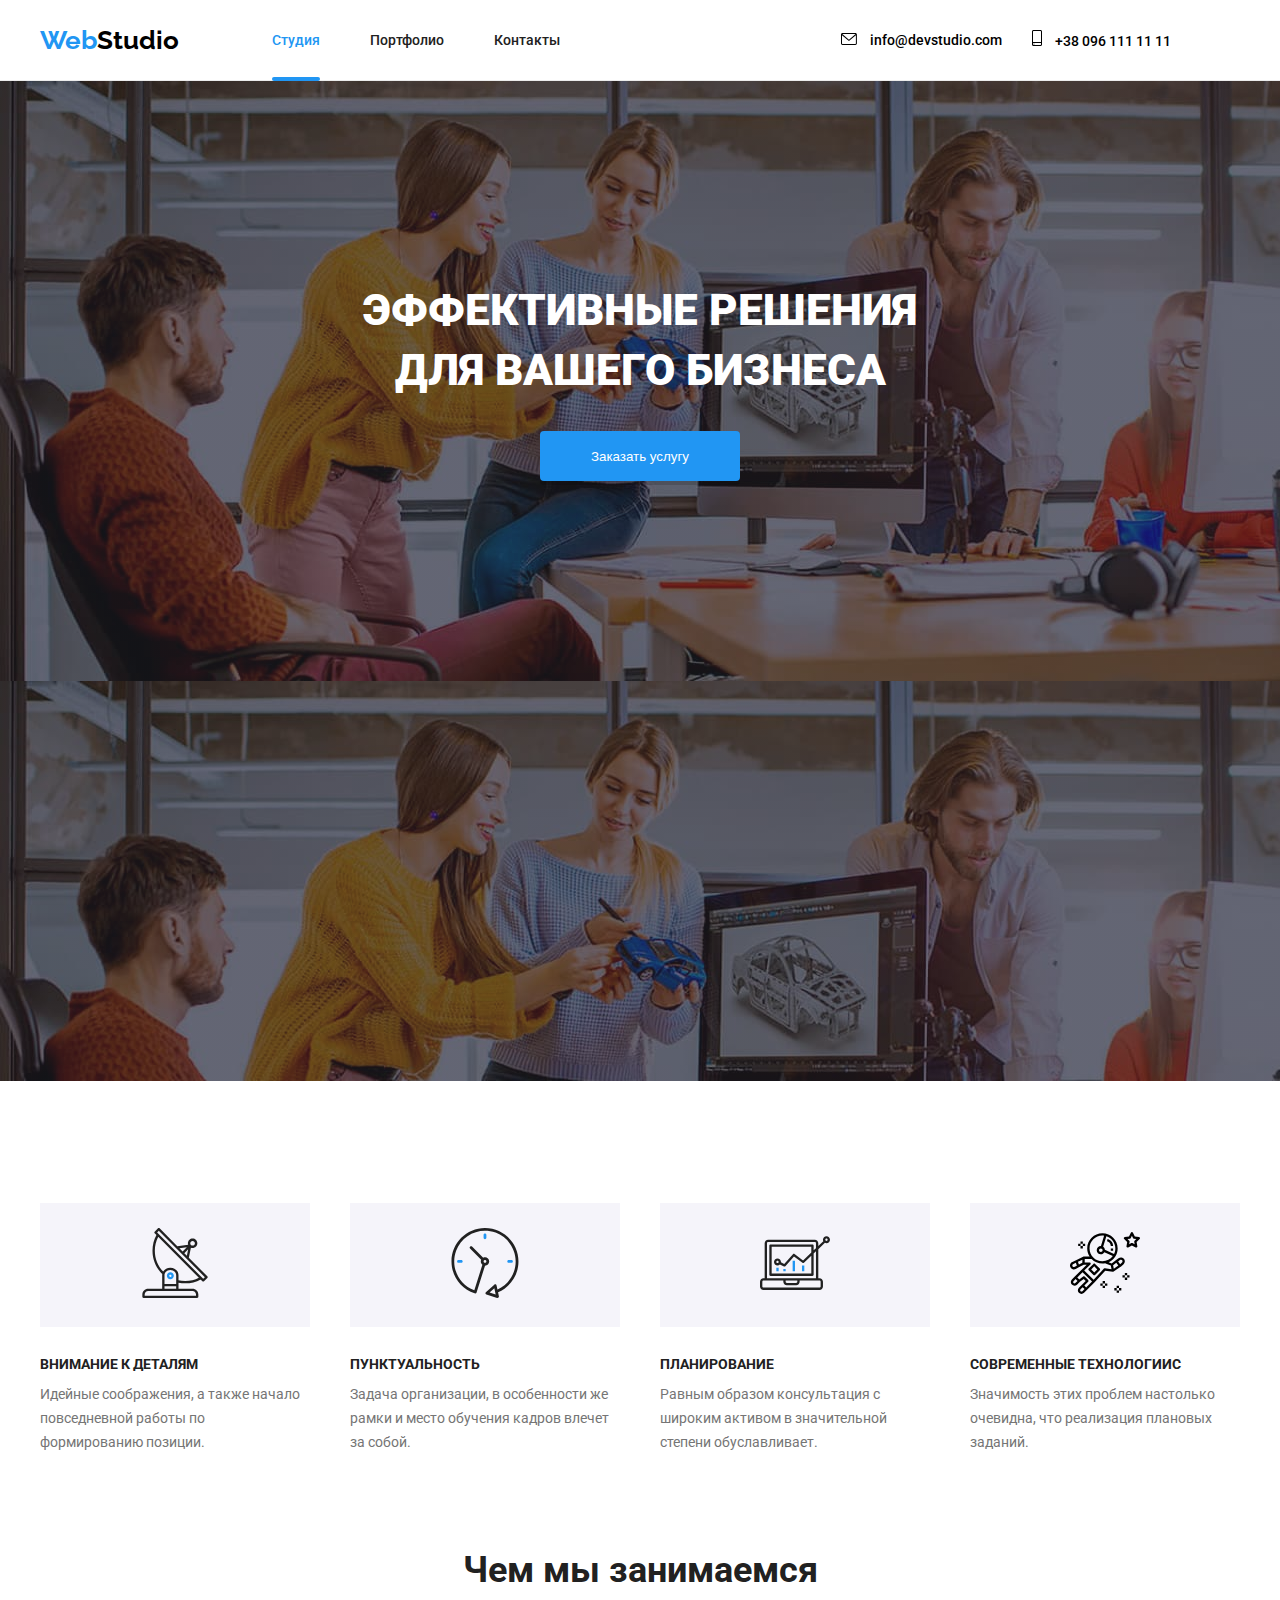
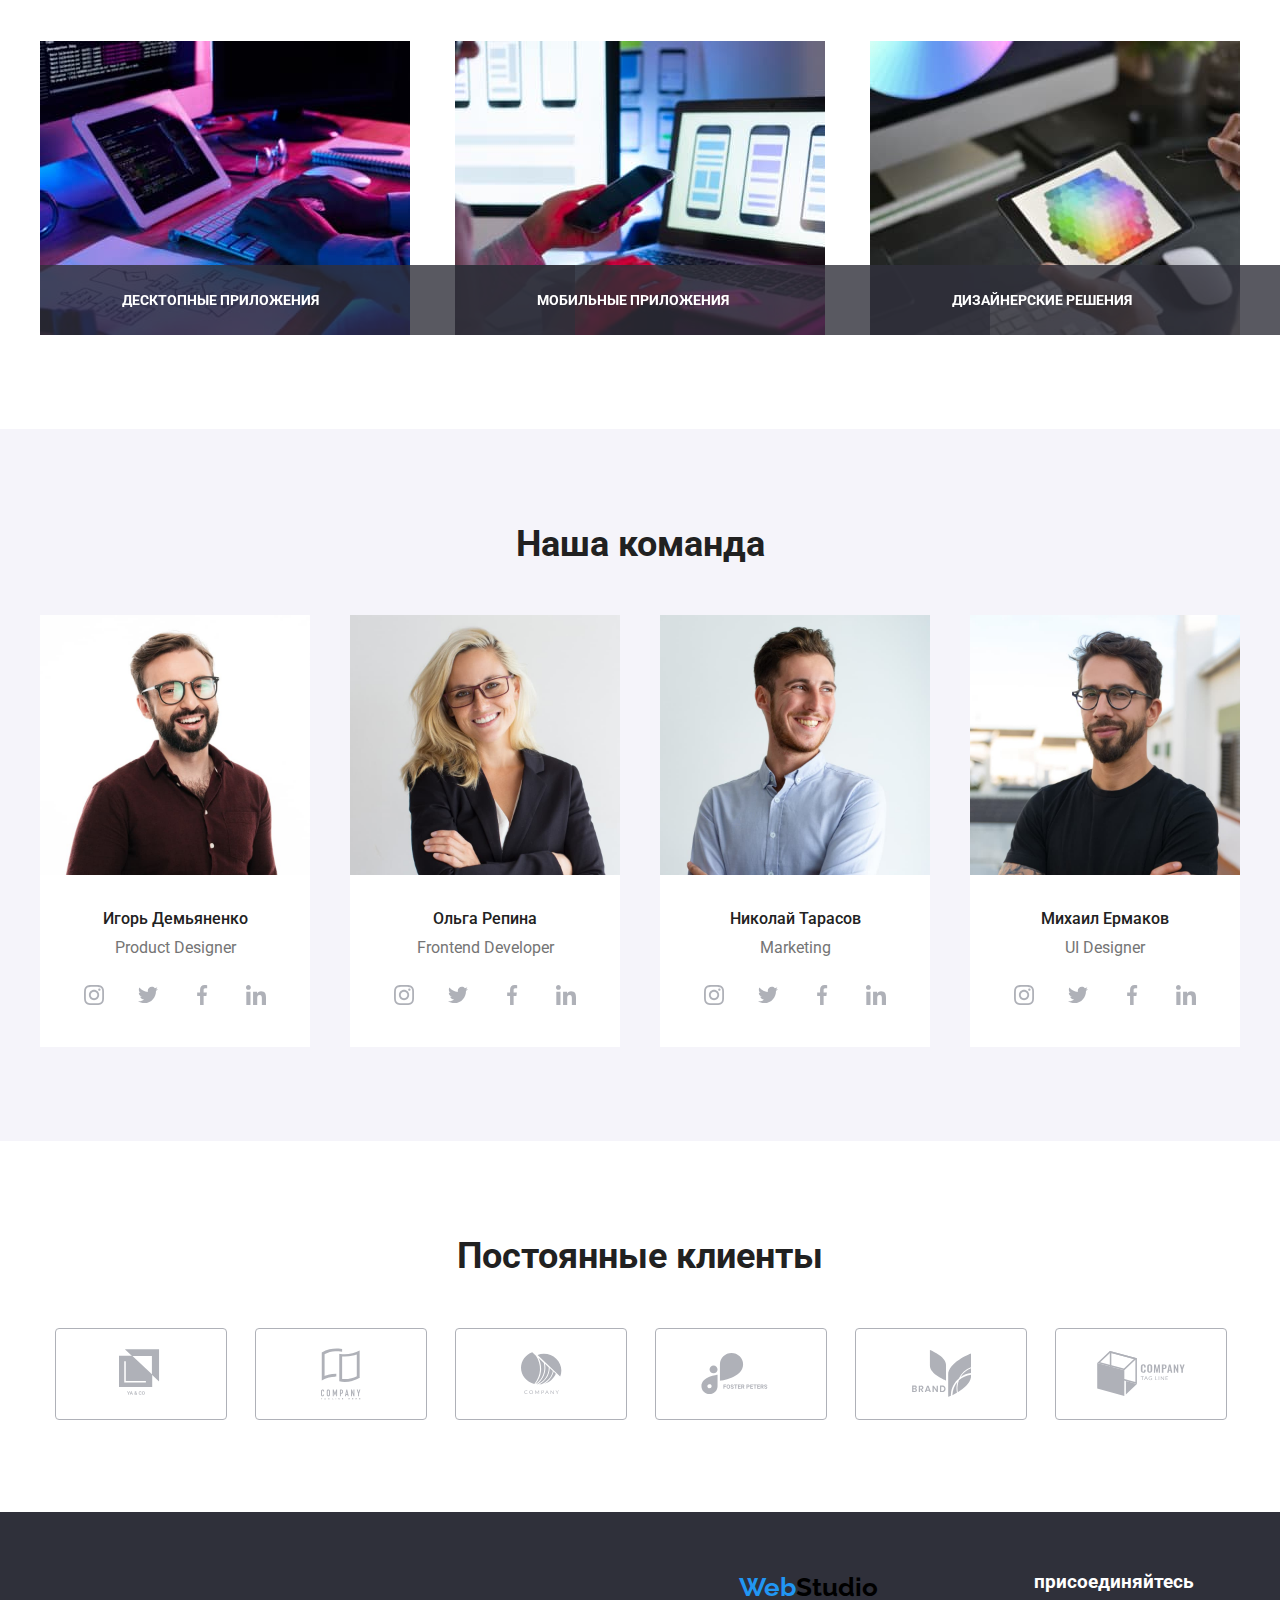
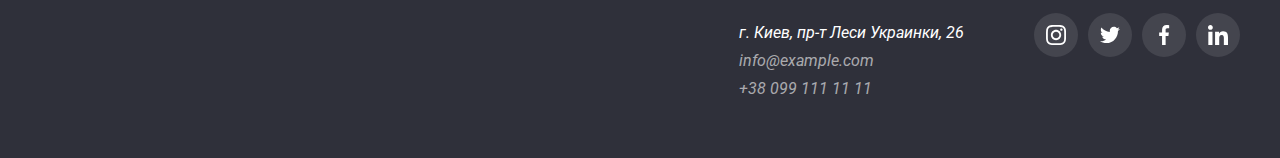
<file: index.html>
<!DOCTYPE html>
<html lang="ru">
<head>
    <meta charset="UTF-8">
    <meta name="viewport" content="width=device-width, initial-scale=1.0">
    <title>Эффективные решения для вашего бизнеса</title>
    <link rel="stylesheet" href="https://cdnjs.cloudflare.com/ajax/libs/modern-normalize/1.0.0/modern-normalize.min.css" integrity="sha512-ISS7cAi1PEhQ8jnbJpJZMd29NlhNj4AWYyLOSp2CE/CsHxTCu+r+t0D2yoJudVrd0/8fTVPUVDzY5Tvli75u/g==" crossorigin="anonymous" />
    <link rel="preconnect" href="https://fonts.gstatic.com">
    <link href="https://fonts.googleapis.com/css2?family=Raleway:wght@700&family=Roboto:wght@400;500;700;900&display=swap" rel="stylesheet">
    <link rel="stylesheet" href="./css/style.css">
</head>
<body>  
    <!-- header -->
    <header class="header">
         <div class="container">
                <nav class="nav">
                    <a class="nav-logo" href="#top">
                        <span class="text-blue">Web</span>Studio</a>
                    <ul class="nav-list">
                        <li class="nav-item">
                            <a class="element-line nav-link active" href="index.html">Студия</a>
                        </li>
                        <li class="nav-item">
                            <a class="nav-link" href="portfolio.html">Портфолио</a>
                        </li>
                        <li class="nav-item">
                            <a class="nav-link" href="#">Контакты</a>
                        </li>
                    </ul>
                    <ul class="contacts-list">
                        <li class="nav-item-grey">
                            <a class="nav-link-grey nav-mail" href="#"> 
                                <svg class="nav-icon-envelope">
                                    <use href="./images/symbol-defs.svg#envelope">
                                    </use>
                                  </svg> 
                                info@devstudio.com
                            </a>
                        </li>
                        <li class="nav-item-grey">
                            <a class="nav-link-grey nav-tel" href="tel:+380961111111">
                                <svg class="nav-icon-smartphone">
                                    <use href="./images/symbol-defs.svg#smartphone">
                                    </use>
                                  </svg> 
                                +38 096 111 11 11</a>
                        </li>
                    </ul>
                </nav>
           </div>     
    </header>
    <main id="top">
        <!-- hero -->
            <section class="hero">
              <div class="container">
                <h1 class="hero-title">Эффективные решения<br> для вашего бизнеса</h1>
                <button class="hero-btn btn" data-modal-open>Заказать услугу</button>
              </div>
              <div class="backdrop is-hidden" data-modal>
                <div class="modal">
                  <button class="modal-btn" data-modal-close>
                  </button>
                </div>
              </div>
            </section>
            <!-- about -->
        <section class="about">
            <div class="container"> 
            <h2 class="about-title">Наши преимущества</h2>
                <ul class="about-list">
                <li class="about-item">
                    <div class="about-fond-icon">
                    <svg class="about-icon">
                        <use href="./images/symbol-defs.svg#antenna-1">
                        </use>
                      </svg>
                    </div>
                    <h3 class="about-item-title title">ВНИМАНИЕ К ДЕТАЛЯМ</h3>
                    <p class="about-item-text text">Идейные соображения, а также
                        начало повседневной работы по
                        формированию позиции.
                    </p>
                </li>
                <li class="about-item">
                    <div class="about-fond-icon">
                        <svg class="about-icon">
                            <use href="./images/symbol-defs.svg#clock-1" width="70">
                            </use>
                          </svg>
                        </div>
                    <h3 class="about-item-title title">ПУНКТУАЛЬНОСТЬ</h3>
                    <p class="about-item-text text">Задача организации, в особенности
                        же рамки и место обучения кадров
                        влечет за собой.
                    </p>
                </li>
                <li class="about-item">
                    <div class="about-fond-icon">
                        <svg class="about-icon">
                            <use href="./images/symbol-defs.svg#diagram-1" width="70">
                            </use>
                          </svg>
                        </div>
                    <h3 class="about-item-title title">ПЛАНИРОВАНИЕ</h3>
                    <p class="about-item-text text">Равным образом консультация с
                        широким активом в значительной
                        степени обуславливает.</p>
                </li>
                <li class="about-item">
                    <div class="about-fond-icon">
                        <svg class="about-icon">
                            <use href="./images/symbol-defs.svg#astronaut-1" width="70">
                            </use>
                          </svg>
                        </div>
                    <h3 class="about-item-title title">СОВРЕМЕННЫЕ ТЕХНОЛОГИИС</h3>
                    <p class="about-item-text text">Значимость этих проблем настолько
                        очевидна, что реализация плановых
                        заданий.
                    </p>
               </li>
        </ul>
    </div>
        </section>
        <!-- doing -->
        <section class="doing">
            <div class="container">
            <h2 class="doing-title">Чем мы занимаемся</h2>
            <ul class="doing-list">
                <li class="doing-item">
                    <img class="doing-img" src="images/box1.jpg" alt="img" width="370" />
                    <div class="doing-overlay">
                      <p class="doing-overlay-text">Десктопные приложения</p>
                    </div>
                </li>
                <li class="doing-item">
                    <img class="doing-img" src="images/box2.jpg" alt="img" width="370" />
                    <div class="doing-overlay">
                      <p class="doing-overlay-text">Мобильные приложения</p>
                    </div>
                </li>
                <li class="doing-item">
                    <img class="doing-img" src="images/box3.jpg" alt="img" width="370" />
                    <div class="doing-overlay">
                      <p class="doing-overlay-text">Дизайнерские решения</p>
                    </div>
                </li>
            </ul>
          </div>
        </section>
        <!-- team -->
        <section class="team">
            <div class="container">
            <h2 class="team-main-title">Наша команда</h2>
            <ul class="team-list">
                <li class="team-item">
                    <div class="team-container">
                        <img src="images/img1.jpg" alt="img" width="270" />
                        <h3 class="team-title title">Игорь Демьяненко</h3>
                        <p class="team-text text">Product Designer</p>
                        <ul class="social-icons">
                            <li >
                              <a class="link-icon" href="#">
                                <svg class="icon">
                                  <use href="./images/symbol-defs.svg#instagram" width="20">
                                  </use>
                                </svg>
                            </a>
                            </li>
                            <li>
                                <a class="link-icon" href="#">
                                  <svg class="icon">
                                    <use href="./images/symbol-defs.svg#twitter" width="20">
                                    </use>
                                  </svg>
                                </a>
                              </li>
                              <li>
                                <a class="link-icon" href="#">
                                  <svg class="icon">
                                    <use href="./images/symbol-defs.svg#facebook" width="20">
                                    </use>
                                  </svg>
                                </a>
                              </li>
                              <li>
                                <a class="link-icon" href="#">
                                  <svg class="icon">
                                    <use href="./images/symbol-defs.svg#linkedin" width="20">
                                    </use>
                                  </svg>
                                </a>
                              </li>
                        </ul>
                    </div>
                </li>
                <div class="team-container">
                    <li class="team-item">
                        <img src="images/img2.jpg" alt="img" width="270" />
                        <h3 class="team-title title">Ольга Репина</h3>
                        <p class="team-text text">Frontend Developer</p>
                        <ul class="social-icons">
                            <li >
                              <a class="link-icon" href="#">
                                <svg class="icon">
                                  <use href="./images/symbol-defs.svg#instagram" width="20">
                                  </use>
                                </svg>
                            </a>
                            </li>
                            <li>
                                <a class="link-icon" href="#">
                                  <svg class="icon">
                                    <use href="./images/symbol-defs.svg#twitter" width="20">
                                    </use>
                                  </svg>
                                </a>
                              </li>
                              <li>
                                <a class="link-icon" href="#">
                                  <svg class="icon">
                                    <use href="./images/symbol-defs.svg#facebook" width="20">
                                    </use>
                                  </svg>
                                </a>
                              </li>
                              <li>
                                <a class="link-icon" href="#">
                                  <svg class="icon">
                                    <use href="./images/symbol-defs.svg#linkedin" width="20">
                                    </use>
                                  </svg>
                                </a>
                              </li>
                        </ul>
                    </li>
                </div>
                <div class="team-container">
                    <li class="team-item">
                        <img src="images/img3.jpg" alt="img" width="270" />
                        <h3 class="team-title title">Николай Тарасов</h3>
                        <p class="team-text text">Marketing</p>
                        <ul class="social-icons">
                            <li >
                              <a class="link-icon" href="#">
                                <svg class="icon">
                                  <use href="./images/symbol-defs.svg#instagram" width="20">
                                  </use>
                                </svg>
                            </a>
                            </li>
                            <li>
                                <a class="link-icon" href="#">
                                  <svg class="icon">
                                    <use href="./images/symbol-defs.svg#twitter" width="20">
                                    </use>
                                  </svg>
                                </a>
                              </li>
                              <li>
                                <a class="link-icon" href="#">
                                  <svg class="icon">
                                    <use href="./images/symbol-defs.svg#facebook" width="20">
                                    </use>
                                  </svg>
                                </a>
                              </li>
                              <li>
                                <a class="link-icon" href="#">
                                  <svg class="icon">
                                    <use href="./images/symbol-defs.svg#linkedin" width="20">
                                    </use>
                                  </svg>
                                </a>
                              </li>
                        </ul>
                    </li>
                </div>
                <div class="team-container">
                    <li class="team-item">
                        <img src="images/img4.jpg" alt="img" width="270" />
                        <h3 class="team-title title">Михаил Ермаков</h3>
                        <p class="team-text text">UI Designer</p>
                        <ul class="social-icons">
                            <li >
                              <a class="link-icon" href="#">
                                <svg class="icon">
                                  <use href="./images/symbol-defs.svg#instagram" width="20">
                                  </use>
                                </svg>
                            </a>
                            </li>
                            <li>
                                <a class="link-icon" href="#">
                                  <svg class="icon">
                                    <use href="./images/symbol-defs.svg#twitter" width="20">
                                    </use>
                                  </svg>
                                </a>
                              </li>
                              <li>
                                <a class="link-icon" href="#">
                                  <svg class="icon">
                                    <use href="./images/symbol-defs.svg#facebook" width="20">
                                    </use>
                                  </svg>
                                </a>
                              </li>
                              <li>
                                <a class="link-icon" href="#">
                                  <svg class="icon">
                                    <use href="./images/symbol-defs.svg#linkedin" width="20">
                                    </use>
                                  </svg>
                                </a>
                              </li>
                        </ul>
                    </li>
                </div>
            </ul>
         </div>
        </section>
        <!-- Regular customers -->
        <section class="customers">
             <div class="container">
                    <h2 class="customers-main-title">Постоянные клиенты</h2>
                     <ul class="customers-list">
                         <li class="customers-item">
                              <a class="customers-link" href="#">
                                <svg class="customers-icon logo-1">
                                  <use href="./images/symbol-defs.svg#logo-1">
                                  </use>
                                </svg>
                              </a>
                         </li>
                         <li class="customers-item">
                            <a class="customers-link" href="#">
                              <svg class="customers-icon logo-2">
                                <use href="./images/symbol-defs.svg#logo-2">
                                </use>
                              </svg>
                            </a>
                       </li>
                       <li class="customers-item">
                        <a class="customers-link" href="#">
                          <svg class="customers-icon logo-3">
                            <use href="./images/symbol-defs.svg#logo-3">
                            </use>
                          </svg>
                        </a>
                   </li>
                   <li class="customers-item">
                    <a class="customers-link" href="#">
                      <svg class="customers-icon logo-4">
                        <use href="./images/symbol-defs.svg#logo-4">
                        </use>
                      </svg>
                    </a>
               </li>
               <li class="customers-item">
                <a class="customers-link" href="#">
                  <svg class="customers-icon logo-5">
                    <use href="./images/symbol-defs.svg#logo-5">
                    </use>
                  </svg>
                </a>
           </li>
           <li class="customers-item">
            <a class="customers-link" href="#">
              <svg class="customers-icon logo-6">
                <use href="./images/symbol-defs.svg#logo-6">
                </use>
              </svg>
            </a>
       </li>
                     </ul>
            </div>
       </section>
    </main>
    <!-- footer -->
    <footer class="footer">
        <div class="container">
            <ul class="footer-list">
                <li>
        <a class="nav-logo" href="#top">
            <span class="text-blue">Web</span>Studio</a>  
        <address class="address">
            <p class="footer-address">г. Киев, пр-т Леси Украинки, 26</p>
            <a class="footer-mail" href="mailto:info@example.com">info@example.com</a>
            <a class="footer-tel" href="tel:+380991111111">+38 099 111 11 11</a>
          </address>
        </li>
        <li class="footer-action" >
          <h3 class="footer-action-title">присоединяйтесь</h3>
          <ul class="social-icons">
            <li >
              <a class="footer-link-icon" href="#">
                <svg class="footer-icon">
                  <use href="./images/symbol-defs.svg#instagram" width="20">
                  </use>
                </svg>
            </a>
            </li>
            <li >
                <a class="footer-link-icon" href="#">
                  <svg class="footer-icon">
                    <use href="./images/symbol-defs.svg#twitter" width="20">
                    </use>
                  </svg>
              </a>
              </li>
              <li >
                <a class="footer-link-icon" href="#">
                  <svg class="footer-icon">
                    <use href="./images/symbol-defs.svg#facebook" width="20">
                    </use>
                  </svg>
              </a>
              </li>
              <li >
                <a class="footer-link-icon" href="#">
                  <svg class="footer-icon">
                    <use href="./images/symbol-defs.svg#linkedin" width="20">
                    </use>
                  </svg>
              </a>
              </li>
         </ul>
        </li>
        </ul>
        </div>
    </footer>
    <script src="./js/modal.js"></script>
</body>
</html>
</file>
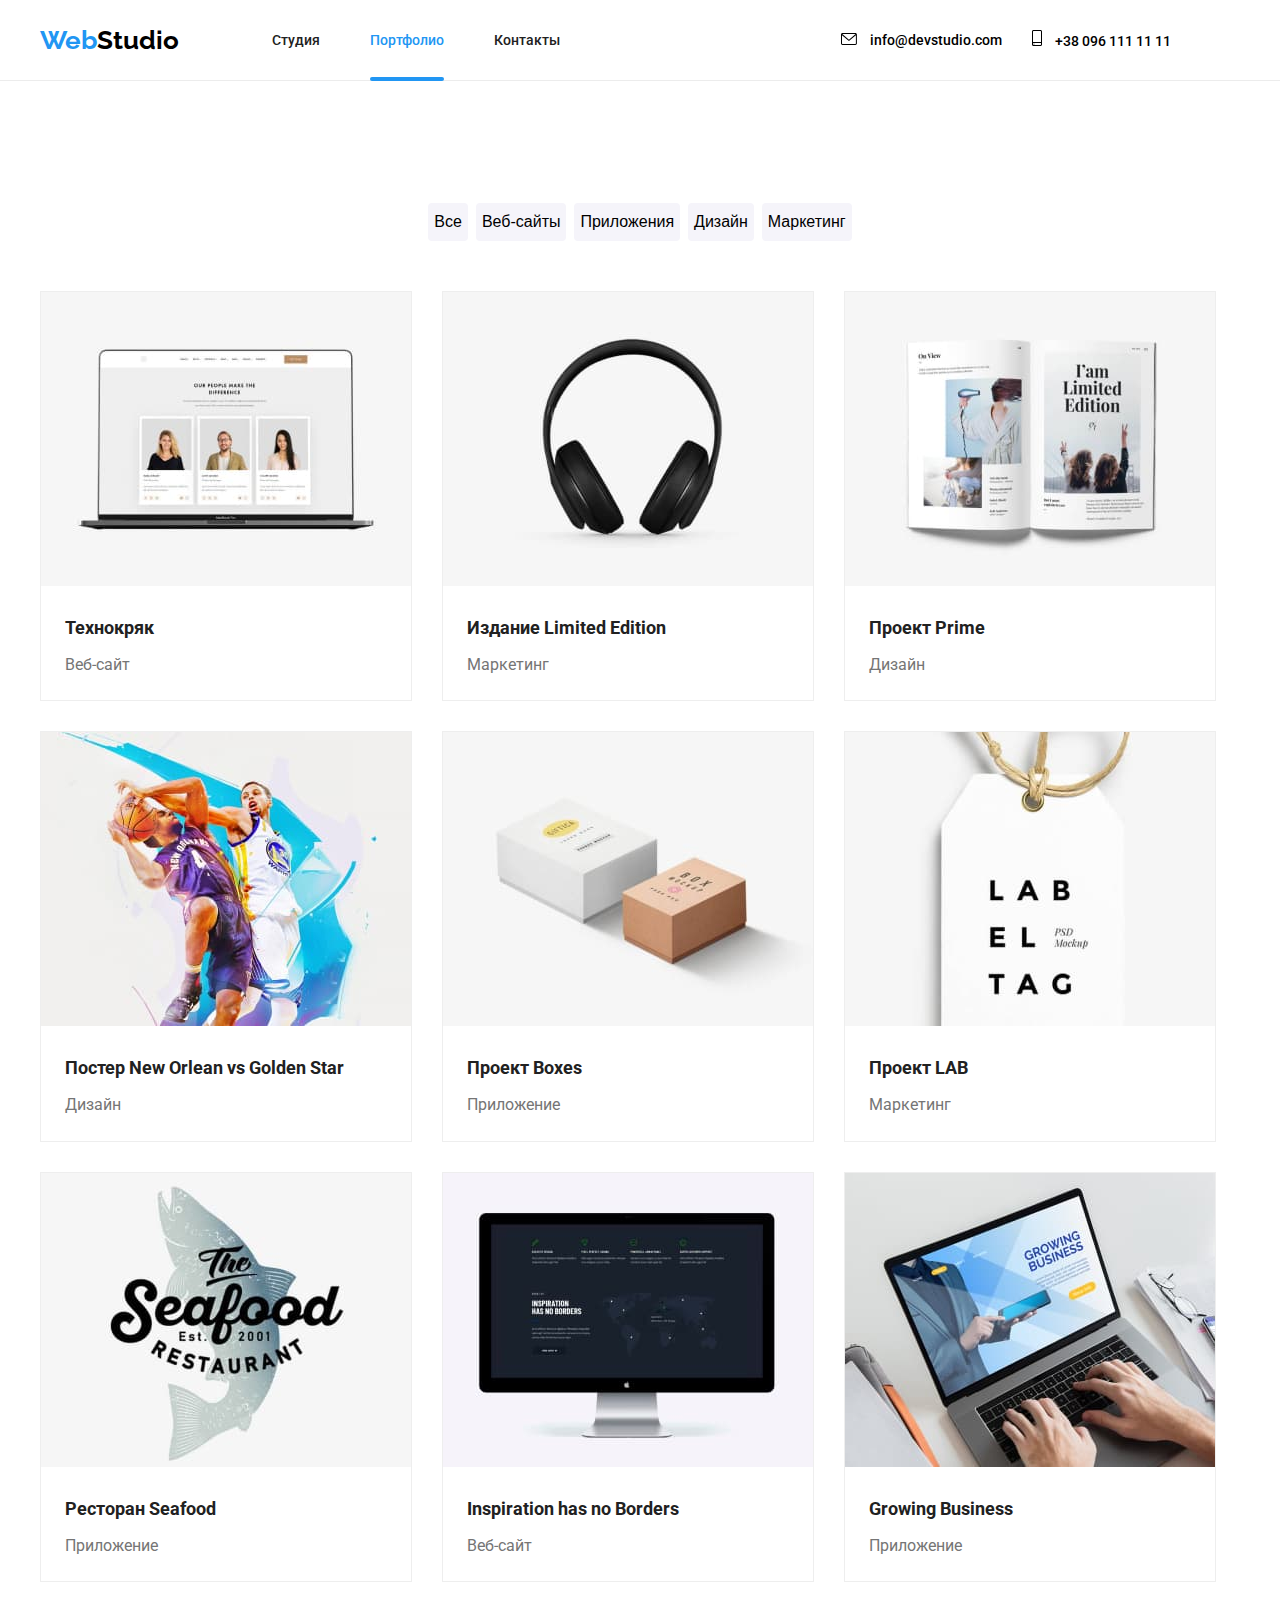
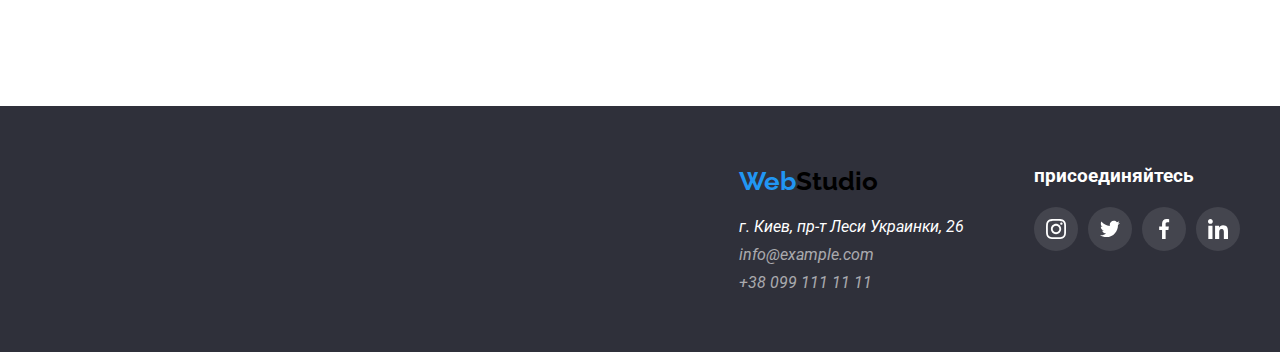
<file: portfolio.html>
<!DOCTYPE html>
<html lang="en">
    <head>
        <meta charset="UTF-8">
        <meta name="viewport" content="width=device-width, initial-scale=1.0">
        <title>Эффективные решения для вашего бизнеса</title>
        <link rel="stylesheet" href="https://cdnjs.cloudflare.com/ajax/libs/modern-normalize/1.0.0/modern-normalize.min.css" integrity="sha512-ISS7cAi1PEhQ8jnbJpJZMd29NlhNj4AWYyLOSp2CE/CsHxTCu+r+t0D2yoJudVrd0/8fTVPUVDzY5Tvli75u/g==" crossorigin="anonymous" />
        <link rel="preconnect" href="https://fonts.gstatic.com">
        <link href="https://fonts.googleapis.com/css2?family=Raleway:wght@700&family=Roboto:wght@400;500;700;900&display=swap" rel="stylesheet">
        <link rel="stylesheet" href="./css/style.css">
    </head>
<body>
    <!-- header -->
    <header class="header">
        <div class="container">
               <nav class="nav">
                   <a class="nav-logo" href="#top">
                       <span class="text-blue">Web</span>Studio</a>
                   <ul class="nav-list">
                       <li class="nav-item">
                           <a class="nav-link" href="index.html">Студия</a>
                       </li>
                       <li class="nav-item">
                           <a class="element-line nav-link active" href="portfolio.html">Портфолио</a>
                       </li>
                       <li class="nav-item">
                           <a class="nav-link" href="#">Контакты</a>
                       </li>
                   </ul>
                   <ul class="contacts-list">
                       <li class="nav-item-grey">
                           <a class="nav-link-grey" href="#">
                            <svg class="nav-icon-envelope">
                                <use href="./images/symbol-defs.svg#envelope">
                                </use>
                              </svg>
                               info@devstudio.com</a>
                       </li>
                       <li class="nav-item-grey">
                           <a class="nav-link-grey" href="tel:+380961111111">
                            <svg class="nav-icon-smartphone">
                                <use href="./images/symbol-defs.svg#smartphone">
                                </use>
                              </svg> 
                               +38 096 111 11 11</a>
                       </li>
                   </ul>
               </nav>
          </div>     
   </header>
    <main id="top">
        <!-- portfolio -->
        <section class="portfolio">
            <div class="container">
            <h2 class="portfolio-main-title">Наши работы</h2>
            <ul class="portfolio-list-btn">
                <li class="portfolio-item-btn"><button class="portfolio-btn">Все</button></li>
                <li class="portfolio-item-btn"><button class="portfolio-btn">Веб-сайты</button></li>
                <li class="portfolio-item-btn"><button class="portfolio-btn">Приложения</button></li>
                <li class="portfolio-item-btn"><button class="portfolio-btn">Дизайн</button></li>
                <li class="portfolio-item-btn"><button class="portfolio-btn">Маркетинг</button></li>
            </ul>
            <ul class="portfolio-list">
                <li class="portfolio-item">
                    <a class="portfolio-link" href="#">
                    <img class="portfolio-img" src="images/img5.jpg" alt="img" width="370" />
                    <div class="portfolio-overlay">
                        <p class="portfolio-overlay-text">Технокряк это современная площадка распространения коронавируса. Компании используют эту платформу для цифрового шпионажа и атак на защищённые сервера конкурентов.</p>
                    </div>
                    <h3 class="portfolio-title title">Технокряк</h3>
                    <p class="portfolio-text text">Веб-сайт</p>
                </a>
                </li>
                <li class="portfolio-item">
                    <a class="portfolio-link" href="#">
                    <img class="portfolio-img" src="images/img6.jpg" alt="img" width="370" />
                    <div class="portfolio-overlay">
                        <p  class="portfolio-overlay-text">Технокряк это современная площадка распространения коронавируса. Компании используют эту платформу для цифрового шпионажа и атак на защищённые сервера конкурентов.</p>
                    </div>
                    <h3 class="portfolio-title title">Издание Limited Edition</h3>
                    <p class="portfolio-text text">Маркетинг</p>
                </a>
                </li>
                <li class="portfolio-item">
                    <a class="portfolio-link" href="#">
                    <img class="portfolio-img" src="images/img7.jpg" alt="img" width="370" />
                    <div class="portfolio-overlay">
                        <p  class="portfolio-overlay-text">Технокряк это современная площадка распространения коронавируса. Компании используют эту платформу для цифрового шпионажа и атак на защищённые сервера конкурентов.</p>
                    </div>
                    <h3 class="portfolio-title title">Проект Prime</h3>
                    <p class="portfolio-text text">Дизайн</p>
                </a>
                </li>
                <li class="portfolio-item">
                    <a class="portfolio-link" href="#">
                    <img class="portfolio-img" src="images/img8.jpg" alt="img" width="370" />
                    <div class="portfolio-overlay">
                        <p  class="portfolio-overlay-text">Технокряк это современная площадка распространения коронавируса. Компании используют эту платформу для цифрового шпионажа и атак на защищённые сервера конкурентов.</p>
                    </div>
                    <h3 class="portfolio-title title">Постер New Orlean vs Golden Star</h3>
                    <p class="portfolio-text text">Дизайн</p>
                </a>
                </li>
                <li class="portfolio-item">
                    <a class="portfolio-link" href="#">
                    <img class="portfolio-img" src="images/img9.jpg" alt="img" width="370" />
                    <div class="portfolio-overlay">
                        <p  class="portfolio-overlay-text">Технокряк это современная площадка распространения коронавируса. Компании используют эту платформу для цифрового шпионажа и атак на защищённые сервера конкурентов.</p>
                    </div>
                    <h3 class="portfolio-title title">Проект Boxes</h3>
                    <p class="portfolio-text text">Приложение</p>
                </a>
                </li>
                <li class="portfolio-item">
                    <a class="portfolio-link" href="#">
                    <img class="portfolio-img" src="images/img10.jpg" alt="img" width="370" />
                    <div class="portfolio-overlay">
                        <p  class="portfolio-overlay-text">Технокряк это современная площадка распространения коронавируса. Компании используют эту платформу для цифрового шпионажа и атак на защищённые сервера конкурентов.</p>
                    </div>
                    <h3 class="portfolio-title title">Проект LAB</h3>
                    <p class="portfolio-text text">Маркетинг</p>
                </a>
                </li>
                <li class="portfolio-item">
                    <a class="portfolio-link" href="#">
                    <img class="portfolio-img" src="images/img11.jpg" alt="img" width="370" />
                    <div class="portfolio-overlay">
                        <p  class="portfolio-overlay-text">Технокряк это современная площадка распространения коронавируса. Компании используют эту платформу для цифрового шпионажа и атак на защищённые сервера конкурентов.</p>
                    </div>
                    <h3 class="portfolio-title title">Ресторан Seafood</h3>
                    <p class="portfolio-text text">Приложение</p>
                </a>
                </li>
                <li class="portfolio-item">
                    <a class="portfolio-link" href="#">
                    <img class="portfolio-img" src="images/img12.jpg" alt="img" width="370" />
                    <div class="portfolio-overlay">
                        <p  class="portfolio-overlay-text">Технокряк это современная площадка распространения коронавируса. Компании используют эту платформу для цифрового шпионажа и атак на защищённые сервера конкурентов.</p>
                    </div>
                    <h3 class="portfolio-title title">Inspiration has no Borders</h3>
                    <p class="portfolio-text text">Веб-сайт</p>
                </a>
                </li>
                <li class="portfolio-item">
                    <a class="portfolio-link" href="#">
                    <img class="portfolio-img" src="images/img13.jpg" alt="img" width="370" />
                    <div class="portfolio-overlay">
                        <p  class="portfolio-overlay-text">Технокряк это современная площадка распространения коронавируса. Компании используют эту платформу для цифрового шпионажа и атак на защищённые сервера конкурентов.</p>
                    </div>
                    <h3 class="portfolio-title title">Growing Business</h3>
                    <p class="portfolio-text text">Приложение</p>
                </a>
                </li>
            </ul>
        </div>
        </section>
    </main>
    <!-- footer -->
    <footer class="footer">
        <div class="container">
            <ul class="footer-list">
                <li>
        <a class="nav-logo" href="#top">
            <span class="text-blue">Web</span>Studio</a>  
        <address class="address">
            <p class="footer-address">г. Киев, пр-т Леси Украинки, 26</p>
            <a class="footer-mail" href="mailto:info@example.com">info@example.com</a>
            <a class="footer-tel" href="tel:+380991111111">+38 099 111 11 11</a>
          </address>
        </li>
        <li class="footer-action" >
          <h3 class="footer-action-title">присоединяйтесь</h3>
          <ul class="social-icons">
            <li >
              <a class="footer-link-icon" href="#">
                <svg class="footer-icon">
                  <use href="./images/symbol-defs.svg#instagram" width="20">
                  </use>
                </svg>
            </a>
            </li>
            <li >
                <a class="footer-link-icon" href="#">
                  <svg class="footer-icon">
                    <use href="./images/symbol-defs.svg#twitter" width="20">
                    </use>
                  </svg>
              </a>
              </li>
              <li >
                <a class="footer-link-icon" href="#">
                  <svg class="footer-icon">
                    <use href="./images/symbol-defs.svg#facebook" width="20">
                    </use>
                  </svg>
              </a>
              </li>
              <li >
                <a class="footer-link-icon" href="#">
                  <svg class="footer-icon">
                    <use href="./images/symbol-defs.svg#linkedin" width="20">
                    </use>
                  </svg>
              </a>
              </li>
         </ul>
        </li>
        </ul>
        </div>
    </footer>
</body>
</html>
</file>
<file: css/style.css>
:root{
  --white-text: rgba(255,255,255,1);
  --white-text-op06: rgba(255,255,255,0.6);

  --black-logo: rgba(0,0,0,1);
  --black-text: rgba(33,33,33,1);
  
  --decoration-color: rgba(33,150,243,1);

  --grey-text: rgba(117,117,117,1);

  --main-bg-color: rgba(47, 48, 58, 1);
  --icons-color: rgba(175, 177, 184, 1);
}

body {
  font-family: 'Roboto', sans-serif;
  font-style: normal;
  margin: 0;
}

.container {
  width: 1200px;
  margin: 0 auto;
  padding-left: 15px;
  padding-right: 15px;
}

ul {
  list-style: none;
  padding: 0;
  margin: 0;
}

a {
  text-decoration: none;
}

p, h1, h2, h3 {
  margin: 0;
}

.btn {
  display: flex;
  justify-content: center;
  align-items: center;
  width: 200px;
  height: 50px;
  font-style: 700;
  line-height: 1.88;
  text-decoration: none;
  color: var(--main-title-color);
  background: var(--decoration-color);
  box-shadow: 0px 4px rgba(0, 0, 0, 0.15);
  border-radius: 4px;
  border: none;
}


.title {
  color: var(--black-text);
  font-weight: 700;
  font-size: 14px;
  line-height: 1.14;
}

.text {
  color: var(--grey-text);
  font-weight: 400;
  font-size: 14px;
  line-height: 1.71;
}

/* header  */
.header {
  background-color: #fff;
  min-height: 80px;
  border-bottom: 1px solid #ECECEC;
}

.nav-logo {
  color: var(--black-logo);
  font-family: 'Raleway', sans-serif;
  font-weight: 700;
  font-size: 26px;
  line-height: 1.2;
}

.text-blue {
  color: var(--decoration-color);
}

.nav,
.nav-list,
.contacts-list {
  display: flex;
  align-items: center;
}

.nav-list{
  margin-left: 43px;
}

.nav-link {
  color: var(--black-text);
  font-weight: 500;
  font-size: 14px;
  line-height: 1.17;
  display: inline-block;
  margin-left: 50px;
  transition: color 250ms cubic-bezier(0.4, 0, 0.2, 1);
  padding-top: 32px;
  padding-bottom: 32px;
}

.nav-link.active {
  color: var(--decoration-color);
  position: relative;
} 

.contacts-list{
  margin-left: 281px;
}

.nav-link-grey {
  color: var(--gray-text);
  font-weight: 500;
  font-size: 14px;
  line-height: 1.17;
  display: inline-block;
  transition: color 250ms cubic-bezier(0.4, 0, 0.2, 1);
  padding-top: 24px;
  padding-bottom: 25px;
}

.nav-link:hover,
.nav-link:focus,
.nav-link-grey:hover,
.nav-link-grey:focus {
  color: var(--decoration-color);
}
 
.nav-icon-envelope {
  width: 16px;
  height: 12px;
  margin-right: 10px;
  fill: currentColor;
}

.nav-icon-smartphone {
  width: 10px;
  height: 16px;
  margin-right: 10px;
  margin-left: 30px;
  fill: currentColor;
}

.element-line::after {
  position: absolute;
  bottom: -1px;
  right: 0;
  content: '';
  display: block;
  background: var(--decoration-color);
  height: 4px;
  width: 100%;
  border-radius: 2px;
}

/* hero  */
.hero {
  color: var(--white-text);
  height: 600px;
  padding-top: 200px;
  padding-bottom: 200px;
  text-align: center;
  background-color: var(--main-bg-color);
  background-image: linear-gradient( 
    to right, 
  rgba(47, 48, 58, 0.4),
  rgba(47, 48, 58, 0.4)
  ),
    url("../images/Img-main.jpg");
}

.hero-title {
  font-weight: 900;
  font-size: 44px;
  line-height: 1.36;
  width: 696px;
  margin: 0 auto 30px auto;
  text-transform: uppercase;
}

.hero-btn {
  margin: 0 auto;
}

.backdrop {
  position: fixed;
  top: 0;
  left: 0;
  width: 100%;
  height: 100%;
  background-color: rgba(0, 0, 0, 0.5);
  opacity: 1;
  transition: opacity 250ms cubic-bezier(0.4, 0, 0.2, 1);
}

.backdrop.is-hidden {
  opacity: 0;
  pointer-events: none;
}

.backdrop.is-hidden .modal {
  transform: translate(-50%, -50%) scale(0.9);
}

.modal {
  position: absolute;
  top: 50%;
  left: 50%;
  transform: translate(-50%, -50%) scale(1);

  min-height: 581px;
  min-width: 528px;

  background-color: #fff;
  transition: transform 250ms cubic-bezier(0.4, 0, 0.2, 1);
}

.modal-btn {
  position: absolute;
  top: 8px;
  right: 8px;
  background: url('../images/close.svg') no-repeat center;
  min-width: 30px;
  min-height: 30px;
  border: 1px solid rgba(0, 0, 0, 0.1);
  border-radius: 50%;
  box-shadow: 0px 4px 4px 0px rgba(0, 0, 0, 0.25);
}

/* about */
.about {
  padding-top: 94px;
  padding-bottom: 94px;
}

.about-title {
  visibility: hidden;
}

.about-item-title {
  margin-bottom: 10px;
  margin-top: 30px;
}

.about-item:not(:last-child) {
  margin-right: 30px;
}

.about-list{
  display: flex;
  justify-content: space-between;
}

.about-item-text {
  text-align: left;
  width: 270px;
}

.about-fond-icon {
  background-color: rgba(245, 244, 250, 1);
}

.about-icon {
  width: 70px;
  height: 70px;
  margin: 25px 100px 25px 100px;
}

/* doing */
.doing {
  padding-bottom: 94px;
}

.doing-title{
  color: var(--black-text);
  font-weight: 700;
  font-size: 36px;
  line-height: 1.17;
  text-align: center;
  margin-top: 0;
  margin-bottom: 50px;
}

.doing-overlay-text {
  color: var(--white-text);
  font-weight: 700;
  font-size: 14px;
  line-height: 1,14;
  text-transform: uppercase;
}

.doing-img {
  position: relative;
  z-index: 1;
  object-fit: cover;
  display: block;
  width: 100%;
  height: 100%;
}

.doing-item {
  position: relative;
}

.doing-list {
  display: flex;
  justify-content: space-between;
}

.doing-overlay {
  position: absolute;
  left: 0;
  right: 0;
  bottom: 0;
  padding: 27px 83px 27px 82px;
  align-items: center;
  z-index: 2;
  width: 370px;
  background-color: rgba(47, 48, 58, 0.8);
}

/* team */
.team {
  background-color: rgba(245,244,250,1);
  padding-bottom: 94px;
  padding-top: 94px;
}

.team-container {
  background: var(--white-text)
}

.team-list{
  display: flex;
  flex-wrap: wrap;
  justify-content: space-between;
}

.team-main-title {
  color: var(--black-text);
  font-weight: 700;
  font-size: 36px;
  line-height: 1.17;
  text-align: center;
  margin-bottom: 50px;
}

.team-title {
  font-weight: 500;
  font-size: 16px;
  line-height: 1.19;
  text-align: center;
  margin-top: 30px;
}

.team-text {
  font-weight: 400;
  font-size: 16px;
  line-height: 1.19;
  text-align: center;
  margin-bottom: 16px;
  margin-top: 10px;
}

.social-icons {
  display: flex;
  justify-content: center;
  padding: 0;
  margin: 0;
  list-style: none;
}

.social-icons li {
  width: 44px;
  height: 44px;
  margin-bottom: 30px;
  border-radius: 50%;
}

.social-icons li:not(:last-child) {
  margin-right: 10px;
}

.link-icon, .icon {
  display: flex;
  justify-content: center;
  align-items: center;
  width: inherit;
  height: inherit;
}

.link-icon {
  border-radius: 50%;
  background-color: #fff;
  transition: background-color 250ms cubic-bezier(0.4, 0, 0.2, 1);
}

.icon {
  fill: var(--icons-color);
  padding: 12px;
  transition: fill 250ms cubic-bezier(0.4, 0, 0.2, 1);
}

.link-icon:hover {
  background-color: var(--decoration-color);
}

.icon:hover {
  fill: #fff;
}

/* Regular customers */
.customers {
  padding-top: 94px;
  padding-bottom: 94px;
}

.customers-list{
  display: flex;
  justify-content: center;
  padding: 0;
  margin: 0;
  list-style: none;
}

.customers-main-title {
  color: var(--black-text);
  font-weight: 700;
  font-size: 36px;
  line-height: 1.17;
  text-align: center;
  margin-bottom: 50px;
}

.customers-item {
  width: 170px;
  height: 90px;
}

.customers-item:not(:last-child) {
  margin-right: 30px;
}

.customers-link, .customers-icon {
  display: flex;
  justify-content: center;
  align-items: center;
  width: inherit;
  height: inherit;
}

.customers-link {
  border: 1px solid #AFB1B8;
  border-radius: 4px;
  color: #AFB1B8;
  transition: color 250ms cubic-bezier(0.4, 0, 0.2, 1), border 250ms cubic-bezier(0.4, 0, 0.2, 1);
}

.customers-icon {
  text-align: center;
  fill: currentColor;
}

.customer-icon, .logo-1 {
  width: 44.27px;
  height: 49.23px;
}

.customer-icon, .logo-2 {
  width: 40px;
  height: 52px;
}

.customer-icon, .logo-3 {
  width: 41px;
  height: 42.6px;
}

.customer-icon, .logo-4 {
  width: 79.66px;
  height: 42.02px;
}

.customer-icon, .logo-5 {
  width: 59px;
  height: 47px;
}

.customer-icon, .logo-6 {
  width: 88.48px;
  height: 45.44px;
}

.customers-link:hover {
  border: 1px solid var(--decoration-color);
  color: var(--decoration-color);
}

/* footer */
.footer {
  background-color: rgba(47,48,58,1);
  padding-top: 60px;
  padding-bottom: 60px;
}

.footer-list{
  display: flex;
  justify-content: right;
}

.footer-mail,
.footer-tel {
  color: var(--white-text-op06);
}

.footer-address {
  color: var(--white-text);
}
  

.footer-mail {
  margin-top: 9px;
  display: block;
  
}

.footer-tel {
  margin-top: 9px;
  display: block;
}

.address {
  margin-top: 20px;
}

.footer-action{
  margin-left: 70px;
}

.footer-action-title {
  color: var(--white-text);
  font-weight: 700;
  font-style: 14px;
  line-height: 1.14;
  margin-bottom: 20px;
}

.footer-link-icon, .foter-icon {
  display: flex;
  justify-content: center;
  align-items: center;
  width: inherit;
  height: inherit;
}

.footer-link-icon {
  border-radius: 50%;
  background: rgba(255, 255, 255, 0.1);
  transition: background-color 250ms cubic-bezier(0.4, 0, 0.2, 1);
}

.footer-icon {
  fill: #fff;
  padding: 12px;
}

.footer-link-icon:hover {
  background-color: var(--decoration-color);
}

/* portfolio */
.portfolio {
  padding-bottom: 94px;
  padding-top: 94px;
}

.portfolio-main-title {
  visibility: hidden;
}

.portfolio-list-btn {
  display: flex;
  flex-wrap: wrap;
  justify-content: center;
  align-items: center;
}

.portfolio-item-btn {
  margin-right: 8px;
  transition: color 250ms cubic-bezier(0.4, 0, 0.2, 1), background-color 250ms cubic-bezier(0.4, 0, 0.2, 1),box-shadow 250ms cubic-bezier(0.4, 0, 0.2, 1); 
}

.portfolio-item-btn:last-child {
  margin-right: 0;
}

.portfolio-btn {
  height: 38px;
  font-weight: 500;
  font-size: 16px;
  line-height: 1.63;
  text-decoration: none;
  color: var(--main-title-color);
  background: rgba(245, 244, 250, 1);
  border-radius: 4px;
  border: none;
  transition: color 250ms cubic-bezier(0.4, 0, 0.2, 1), background-color 250ms cubic-bezier(0.4, 0, 0.2, 1),box-shadow 250ms cubic-bezier(0.4, 0, 0.2, 1); 
}

.portfolio-item-btn:hover,
.portfolio-item-btn:focus,
.portfolio-btn:hover,
.portfolio-btn:focus {
  color: var(--white-text);
  background-color: var(--decoration-color);
  box-shadow: 0px 4px 4px 0px rgba(0, 0, 0, 0.25);
}

.portfolio-list {
  display: flex;
  flex-wrap: wrap;
  margin-top: 50px;
}

.portfolio-item {
  position: relative;
  width: 370px;
  margin-right: 30px;
  margin-bottom: 30px;
  border: 1px solid rgba(238, 238, 238, 1);
  background-color: var(--white-text);
  transition: box-shadow 250ms cubic-bezier(0.4, 0, 0.2, 1); 
}

.portfolio-item:nth-child(3n) {
  margin-right: 0;
}

.portfolio-title {
  font-weight: 700;
  font-size: 18px;
  line-height: 2;
  margin-top: 20px;
  margin-left: 24px;
}

.portfolio-text {
  font-weight: 400;
  font-size: 16px;
  line-height: 1.88;
  margin-top: 4px;
  margin-left: 24px;
  margin-bottom: 20px;
}

.portfolio-item:hover {
  box-shadow: 0px 4px 4px 0px rgba(0, 0, 0, 0.25);
}

.portfolio-overlay-text {
  color: var(--white-text);
  font-weight: 400;
  font-size: 18px;
  line-height: 1.56;
}

.portfolio-img {
  position: relative;
  overflow: hidden;
}

.portfolio-overlay {
  position: absolute;
  left: 0;
  top: 0;
  padding: 63px 24px 63px 24px;
  align-items: center;
  width: 370px;
  background-color: rgba(33, 150, 243, 0.9);
  transform: translateY(100%);
  transition: transform 250ms cubic-bezier(0.4, 0, 0.2, 1), opacity 250ms cubic-bezier(0.4, 0, 0.2, 1); 
  opacity: 0;
  z-index: 1;
}

.portfolio-item:hover .portfolio-overlay {
  transform: translateY(0);
  opacity: 1;
}
</file>
